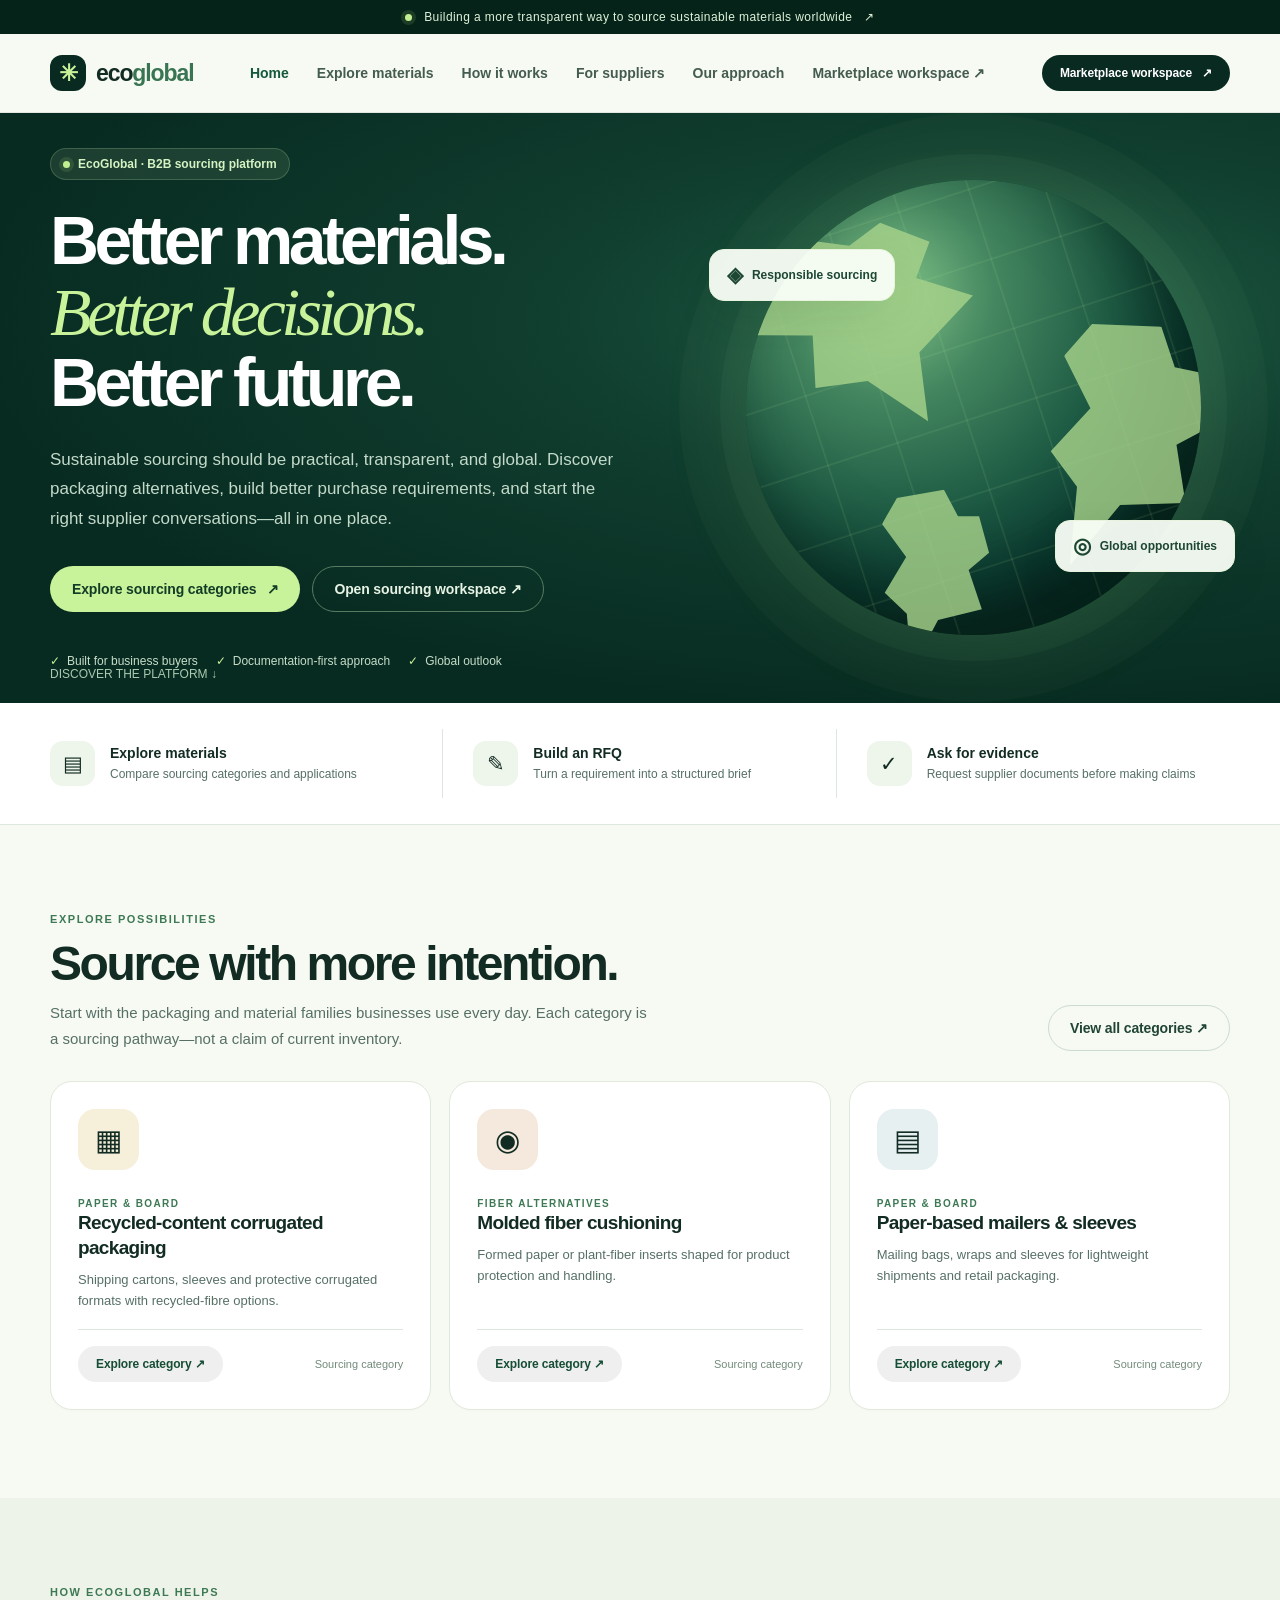
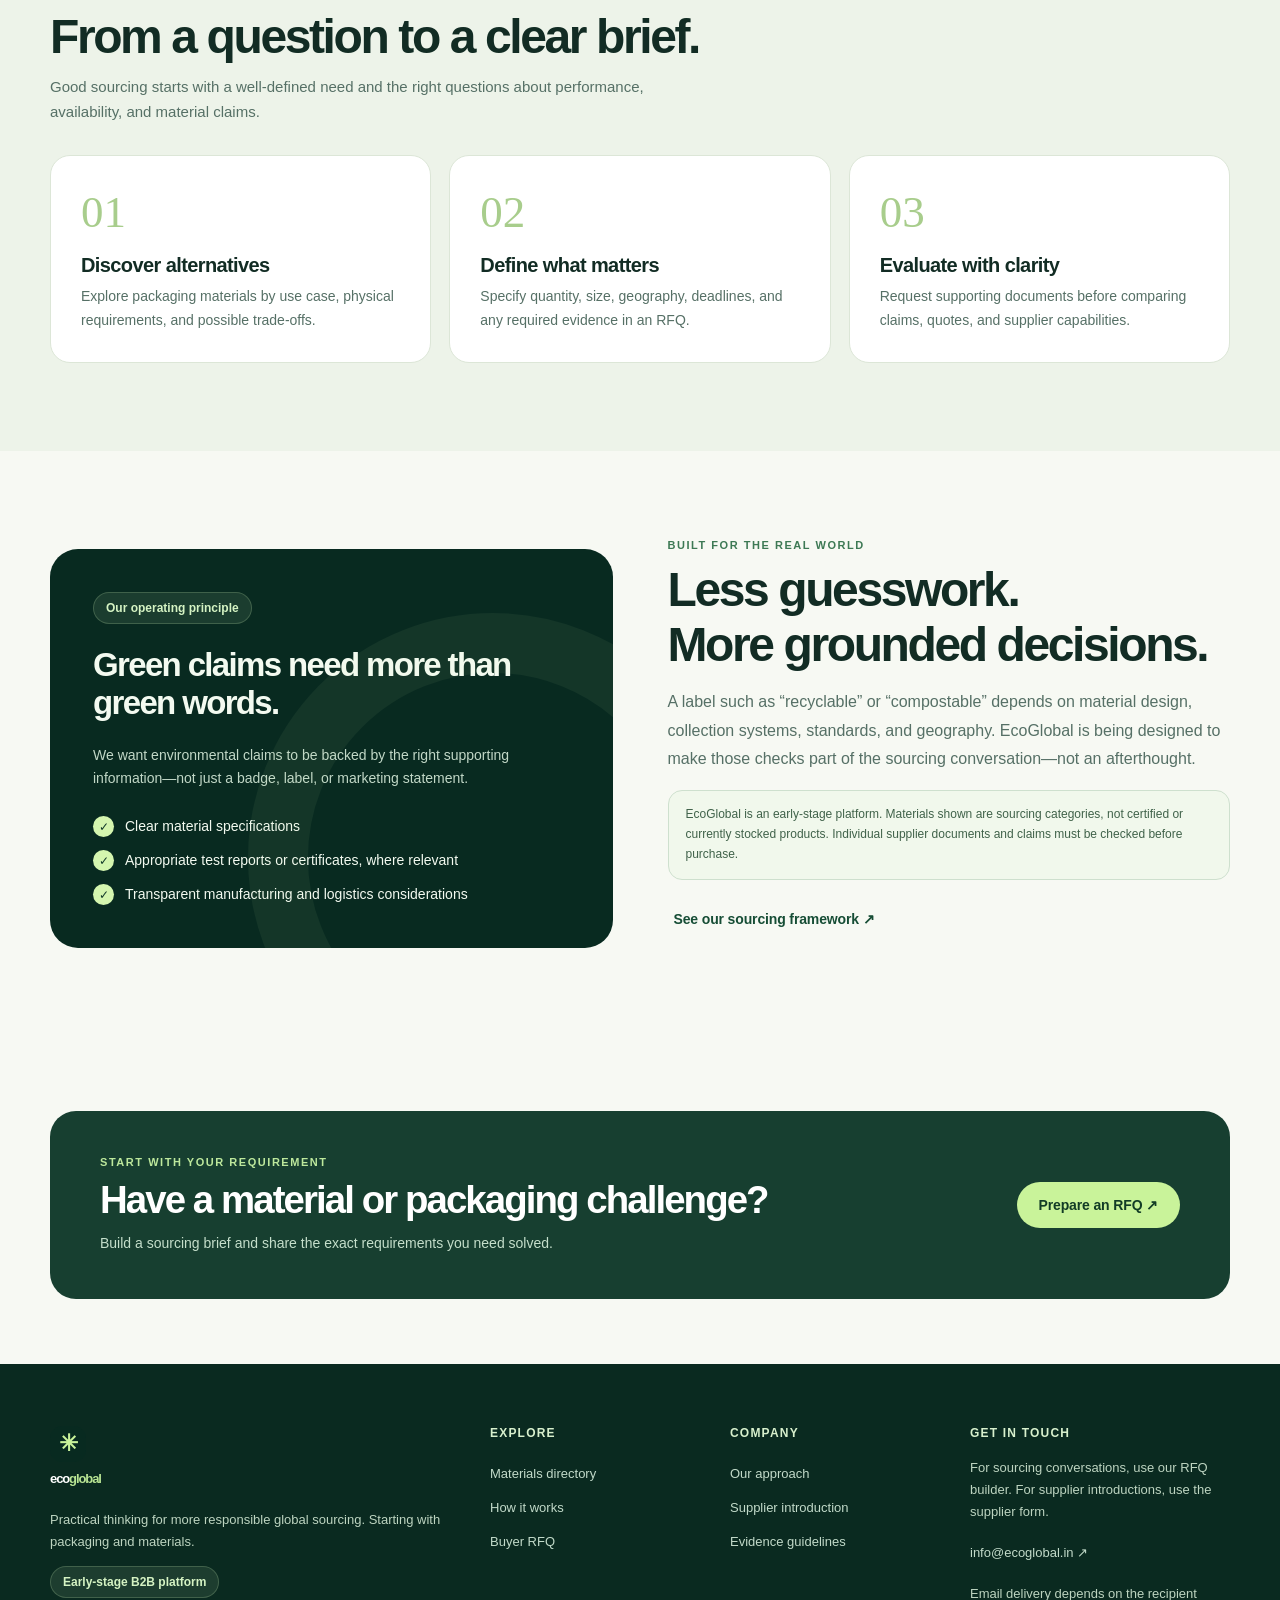
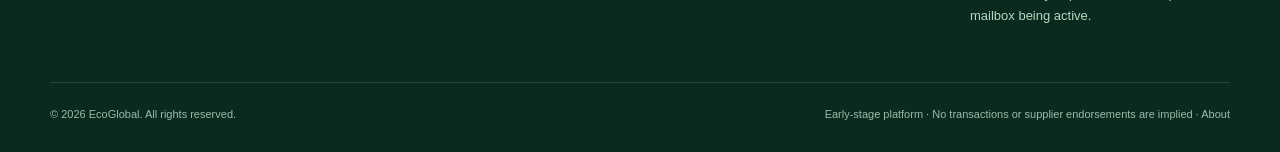
<file: index.html>
<!doctype html>
<html lang="en">
<head>
<meta charset="utf-8">
<meta name="viewport" content="width=device-width,initial-scale=1">
<meta name="theme-color" content="#082a20">
<meta name="description" content="EcoGlobal helps businesses discover sustainable packaging and materials, prepare sourcing requests, and evaluate supplier documentation. A global B2B sourcing platform in development.">
<meta property="og:type" content="website">
<meta property="og:title" content="EcoGlobal | Smarter sustainable sourcing">
<meta property="og:description" content="Discover materials, build precise RFQs, and bring more clarity to sustainable supply chains.">
<meta property="og:url" content="https://ecoglobal.in/">
<link rel="canonical" href="https://ecoglobal.in/">
<link rel="icon" type="image/svg+xml" href="favicon.svg">
<link rel="stylesheet" href="assets/styles.css">
<title>EcoGlobal | Smarter sustainable sourcing</title>
</head>
<body>
<div class="topbar"><div class="container"><span class="statusdot" aria-hidden="true"></span> Building a more transparent way to source sustainable materials worldwide <span aria-hidden="true">↗</span></div></div>
<header class="site-header">
 <div class="container header-inner">
   <a href="#home" class="brand" aria-label="EcoGlobal home"><span class="brand-mark" aria-hidden="true">✳</span><span>eco<b>global</b></span></a>
   <nav class="navlinks" id="main-nav" aria-label="Main navigation">
     <a href="#home" data-nav="home">Home</a><a href="#discover" data-nav="discover">Explore materials</a><a href="#how" data-nav="how">How it works</a><a href="#suppliers" data-nav="suppliers">For suppliers</a><a href="#about" data-nav="about">Our approach</a><a href="/portal.html">Marketplace workspace ↗</a>
   </nav>
   <div class="header-actions"><a class="btn btn-dark btn-small" href="/portal.html">Marketplace workspace <span aria-hidden="true">↗</span></a></div>
   <button type="button" class="menu-btn" id="menu-toggle" aria-expanded="false" aria-controls="main-nav" aria-label="Toggle menu">☰</button>
 </div>
</header>
<main id="main">
<section id="home" class="page active" aria-label="Homepage">
 <div class="hero">
  <div class="container">
   <div>
    <span class="pill dark"><span class="statusdot"></span> EcoGlobal · B2B sourcing platform</span>
    <h1>Better materials.<br><em>Better decisions.</em><br>Better future.</h1>
    <p class="hero-lede">Sustainable sourcing should be practical, transparent, and global. Discover packaging alternatives, build better purchase requirements, and start the right supplier conversations—all in one place.</p>
    <div class="hero-actions"><a href="#discover" class="btn btn-lime">Explore sourcing categories <span aria-hidden="true">↗</span></a><a href="/portal.html" class="btn btn-ghost" style="color:#e7f4e5;border-color:#587c62">Open sourcing workspace ↗</a></div>
    <div class="trustline"><span>Built for business buyers</span><span>Documentation-first approach</span><span>Global outlook</span></div>
   </div>
   <div class="orb-wrap" aria-hidden="true"><div class="orb"><div class="land a"></div><div class="land b"></div><div class="land c"></div></div><div class="orbit-tag a"><span>◈</span> Responsible sourcing</div><div class="orbit-tag b"><span>◎</span> Global opportunities</div></div>
   <div class="scroll-note">DISCOVER THE PLATFORM ↓</div>
  </div>
 </div>
 <div class="metrics"><div class="container metrics-inner">
  <div class="metric"><div class="mi" aria-hidden="true">▤</div><div><strong>Explore materials</strong><small>Compare sourcing categories and applications</small></div></div>
  <div class="metric"><div class="mi" aria-hidden="true">✎</div><div><strong>Build an RFQ</strong><small>Turn a requirement into a structured brief</small></div></div>
  <div class="metric"><div class="mi" aria-hidden="true">✓</div><div><strong>Ask for evidence</strong><small>Request supplier documents before making claims</small></div></div>
 </div></div>
 <div class="section container">
  <div class="section-head"><div><div class="eyebrow">Explore possibilities</div><h2>Source with more intention.</h2><p>Start with the packaging and material families businesses use every day. Each category is a sourcing pathway—not a claim of current inventory.</p></div><a class="btn btn-ghost" href="#discover">View all categories ↗</a></div>
  <div id="home-categories" class="grid-3"></div>
 </div>
 <div class="section soft">
  <div class="container">
   <div class="section-head"><div><div class="eyebrow">How EcoGlobal helps</div><h2>From a question to a clear brief.</h2><p>Good sourcing starts with a well-defined need and the right questions about performance, availability, and material claims.</p></div></div>
   <div class="grid-3">
     <div class="process-card"><div class="num">01</div><h3>Discover alternatives</h3><p>Explore packaging materials by use case, physical requirements, and possible trade-offs.</p></div>
     <div class="process-card"><div class="num">02</div><h3>Define what matters</h3><p>Specify quantity, size, geography, deadlines, and any required evidence in an RFQ.</p></div>
     <div class="process-card"><div class="num">03</div><h3>Evaluate with clarity</h3><p>Request supporting documents before comparing claims, quotes, and supplier capabilities.</p></div>
   </div>
  </div>
 </div>
 <div class="section container">
  <div class="split">
   <div class="promise"><span class="pill dark">Our operating principle</span><h3>Green claims need more than green words.</h3><p>We want environmental claims to be backed by the right supporting information—not just a badge, label, or marketing statement.</p><div class="checklist"><div class="checkitem"><span>✓</span> Clear material specifications</div><div class="checkitem"><span>✓</span> Appropriate test reports or certificates, where relevant</div><div class="checkitem"><span>✓</span> Transparent manufacturing and logistics considerations</div></div></div>
   <div><div class="eyebrow">Built for the real world</div><h2 class="block-title">Less guesswork.<br>More grounded decisions.</h2><p class="muted" style="line-height:1.8">A label such as “recyclable” or “compostable” depends on material design, collection systems, standards, and geography. EcoGlobal is being designed to make those checks part of the sourcing conversation—not an afterthought.</p><div class="notice">EcoGlobal is an early-stage platform. Materials shown are sourcing categories, not certified or currently stocked products. Individual supplier documents and claims must be checked before purchase.</div><p><a href="#how" class="btn btn-text">See our sourcing framework ↗</a></p></div>
  </div>
 </div>
 <div class="section tight container"><div class="callout"><div><div class="eyebrow" style="color:#bde89c">Start with your requirement</div><h2>Have a material or packaging challenge?</h2><p>Build a sourcing brief and share the exact requirements you need solved.</p></div><a href="#rfq" class="btn btn-lime">Prepare an RFQ ↗</a></div></div>
</section>

<section id="discover" class="page" aria-label="Explore materials">
 <div class="page-hero"><div class="container"><div class="eyebrow">EcoGlobal materials directory</div><h1>Explore what you could source.</h1><p>Browse potential alternatives by application. These are research-led material categories, not live stock listings or verified supplier offers.</p></div></div>
 <div class="section container">
   <div class="directory-tools"><label class="searchbox"><span aria-hidden="true">⌕</span><input id="catalog-search" type="search" placeholder="Search material, application or keyword…" aria-label="Search sourcing categories"></label><div class="filters" id="catalog-filters" aria-label="Material filters"></div></div>
   <div class="results-note" id="results-note" role="status"></div>
   <div id="directory-grid" class="grid-3"></div>
   <div id="directory-empty" class="empty-state hide"><h3>No exact category match.</h3><p>Try a broader keyword or send us a custom sourcing brief.</p><a href="#rfq" class="btn btn-dark">Create a custom RFQ</a></div>
   <section id="material-detail" class="detail-sheet" aria-live="polite" aria-label="Category details"></section>
   <div style="margin-top:27px" class="notice">Not seeing what you need? Use the RFQ builder to describe another category. No prices, supplier certifications, or supply availability are implied by this directory.</div>
 </div>
</section>

<section id="how" class="page" aria-label="How EcoGlobal works">
 <div class="page-hero"><div class="container"><div class="eyebrow">Our model</div><h1>Sourcing should start with clarity.</h1><p>A simple buyer workflow, with evidence requests designed into the process from day one.</p></div></div>
 <div class="section container"><div class="split" style="align-items:start">
  <div>
   <div class="guide-row"><div class="num">01</div><div><h3>Define a real need</h3><p>Tell us the use case, dimensions, desired material, expected quantities, shipping destination, and sourcing timeline.</p></div></div>
   <div class="guide-row"><div class="num">02</div><div><h3>Choose the evidence you need</h3><p>Specify relevant documents such as chain-of-custody, recycled-content evidence, composition reports, or compostability tests, where applicable.</p></div></div>
   <div class="guide-row"><div class="num">03</div><div><h3>Prepare a supplier-ready RFQ</h3><p>Generate a structured message you can download, copy, or send through your email app. Buyer submissions are not stored on this website.</p></div></div>
   <div class="guide-row"><div class="num">04</div><div><h3>Compare actual supplier evidence</h3><p>When quotes and product documentation are available, evaluate quality, cost, lead time, claims, and logistics side by side.</p></div></div>
  </div>
  <div class="side-panel"><h3>Documentation checklist</h3><p>What evidence is appropriate depends on the material and market. A starting checklist may include:</p><ul><li>Material composition and specification sheets</li><li>Available test reports and supporting certificates</li><li>Traceability or chain-of-custody where relevant</li><li>Minimum order quantities and lead times</li><li>Packaging performance and local disposal conditions</li></ul><div class="notice">A certificate is not automatically proof that every finished product or marketing claim meets a standard. Check scope, issuer, validity, and applicability.</div><p><a href="#rfq" class="btn btn-dark" style="margin-top:14px">Build your RFQ ↗</a></p></div>
 </div></div>
 <div class="section soft"><div class="container"><div class="section-head"><div><div class="eyebrow">Frequently asked</div><h2>Before you begin.</h2></div></div><div class="faq">
 <details><summary>Can I purchase materials on EcoGlobal today?</summary><p>Not through an online checkout yet. This first release provides category discovery and a structured sourcing enquiry workflow. Supplier listings, quotation management, and transactions will be introduced as the network develops.</p></details>
 <details><summary>Are the materials or suppliers verified?</summary><p>No individual suppliers are listed or certified by EcoGlobal in this release. We outline evidence to request and evaluate; supplier verification requires checking documentation and individual offers.</p></details>
 <details><summary>Is EcoGlobal only for buyers in India?</summary><p>No. The platform is designed with international B2B sourcing in mind. Actual supply routes and regulatory requirements vary by country.</p></details>
 <details><summary>How do RFQ submissions work?</summary><p>The form prepares an email in your default mail app or lets you download/copy your request. It does not silently submit your details to a backend or guarantee that an email has been delivered.</p></details>
 </div></div></div>
</section>

<section id="suppliers" class="page" aria-label="Supplier onboarding">
 <div class="page-hero"><div class="container"><div class="eyebrow">For manufacturers and suppliers</div><h1>Help build better supply chains.</h1><p>If your business makes or distributes packaging or materials with supported environmental attributes, introduce your capabilities to EcoGlobal.</p></div></div>
 <div class="section container"><div class="form-layout">
  <form class="form-card" id="supplier-form">
   <h2>Introduce your company</h2><p>Prepare a supplier introduction that you can send from your email application. Listings and verification are not automatic.</p>
   <div class="fields">
    <div class="field"><label for="s-company">Company name *</label><input id="s-company" name="company" required maxlength="120" autocomplete="organization" placeholder="Your company"></div>
    <div class="field"><label for="s-contact">Contact person *</label><input id="s-contact" name="contact" required maxlength="90" autocomplete="name" placeholder="Your name"></div>
    <div class="field"><label for="s-email">Business email *</label><input id="s-email" name="email" type="email" required maxlength="150" autocomplete="email" placeholder="name@company.com"></div>
    <div class="field"><label for="s-country">Operating country *</label><input id="s-country" name="country" required maxlength="90" autocomplete="country-name" placeholder="Country"></div>
    <div class="field full"><label for="s-materials">Products / material capabilities *</label><textarea id="s-materials" name="materials" required maxlength="1000" placeholder="Materials, manufacturing processes, standard sizes, capacity…"></textarea></div>
    <div class="field"><label for="s-volume">Typical minimum order quantity</label><input id="s-volume" name="moq" maxlength="120" placeholder="e.g. 10,000 pieces"></div>
    <div class="field"><label for="s-web">Company website</label><input id="s-web" name="website" type="url" maxlength="200" placeholder="https://"></div>
    <div class="field full"><label for="s-evidence">Available supporting documents</label><textarea id="s-evidence" name="documents" maxlength="700" placeholder="Mention available test reports, standards, traceability documents, and relevant scope. Do not paste confidential files."></textarea></div>
   </div>
   <div class="form-actions"><button type="submit" class="btn btn-dark">Prepare introduction email ↗</button><button type="button" id="supplier-copy" class="btn btn-ghost">Copy details</button><button type="button" id="supplier-download" class="btn btn-ghost">Download</button></div>
   <p class="fine muted" style="margin:20px 0 0">Your details stay in this browser until you choose to copy, download or send them via your mail application. Email delivery requires a functioning mail app and recipient mailbox.</p>
  </form>
  <aside class="side-panel"><h3>What we want to understand</h3><div class="checkitem"><span>✓</span> What you actually manufacture or supply</div><div class="checkitem"><span>✓</span> Where you operate and can ship</div><div class="checkitem"><span>✓</span> What documents support your claims</div><div class="checkitem"><span>✓</span> What volumes and timelines you support</div><div class="divider-line"></div><p><strong>Early-stage supplier network.</strong> Submitting an introduction does not create a listing, guarantee qualification, or imply EcoGlobal endorsement.</p></aside>
 </div></div>
</section>

<section id="rfq" class="page" aria-label="Sourcing enquiry">
 <div class="page-hero"><div class="container"><div class="eyebrow">Buyer workspace · Request for quotation</div><h1>Tell us what you need to source.</h1><p>Build a focused sourcing request in minutes. You'll receive a reusable RFQ text that can be copied, downloaded, or opened in your email app.</p></div></div>
 <div class="section container"><div class="form-layout">
  <form class="form-card" id="rfq-form">
   <h2>New sourcing brief</h2><p>Include enough detail for a supplier to understand the need. This tool does not provide an instant price or confirm a supplier.</p>
   <div class="fields">
    <div class="field full"><label for="r-category">Material category *</label><select id="r-category" name="category" required><option value="">Choose a category</option></select></div>
    <div class="field"><label for="r-quantity">Estimated quantity *</label><input id="r-quantity" name="quantity" required maxlength="80" placeholder="e.g. 20,000"></div>
    <div class="field"><label for="r-unit">Unit *</label><select id="r-unit" name="unit" required><option value="pieces">Pieces</option><option value="kg">Kilograms</option><option value="tons">Metric tons</option><option value="rolls">Rolls</option><option value="other">Other (describe in notes)</option></select></div>
    <div class="field"><label for="r-country">Delivery destination *</label><input id="r-country" name="destination" required maxlength="120" placeholder="City, country"></div>
    <div class="field"><label for="r-time">Required timeframe</label><select id="r-time" name="timeline"><option value="Flexible / discuss">Flexible / discuss</option><option value="Within 30 days">Within 30 days</option><option value="1–3 months">1–3 months</option><option value="3–6 months">3–6 months</option><option value="Ongoing supply">Ongoing supply</option></select></div>
    <div class="field full"><label for="r-details">Application and specifications *</label><textarea id="r-details" name="specifications" required maxlength="1600" placeholder="Application, dimensions, thickness, load requirements, material preferences, performance standards, customization, etc."></textarea></div>
    <div class="field full"><label for="r-evidence">Evidence / certifications to request</label><textarea id="r-evidence" name="evidence" maxlength="800" placeholder="List required material information or reports, e.g. recycled content evidence, relevant compostability testing or chain-of-custody scope."></textarea></div>
    <div class="field"><label for="r-company">Company name *</label><input id="r-company" name="company" autocomplete="organization" required maxlength="120" placeholder="Business name"></div>
    <div class="field"><label for="r-contact">Contact name *</label><input id="r-contact" name="contact" autocomplete="name" required maxlength="90" placeholder="Contact person"></div>
    <div class="field full"><label for="r-email">Contact email *</label><input id="r-email" name="email" autocomplete="email" type="email" required maxlength="150" placeholder="name@company.com"></div>
   </div>
   <div class="form-actions"><button class="btn btn-dark" type="submit">Prepare RFQ email ↗</button><button class="btn btn-ghost" type="button" id="rfq-copy">Copy RFQ</button><button class="btn btn-ghost" type="button" id="rfq-download">Download RFQ</button></div>
   <p class="fine muted" style="margin:20px 0 0">No enquiry is submitted to EcoGlobal automatically. Clicking “Prepare RFQ email” opens your email application for review and manual sending. Please confirm the email recipient before sending.</p>
  </form>
  <aside class="side-panel"><h3>A useful RFQ includes</h3><div class="checkitem"><span>✓</span> Material or intended application</div><div class="checkitem"><span>✓</span> Dimensions, quality, and quantity</div><div class="checkitem"><span>✓</span> Destination and delivery expectations</div><div class="checkitem"><span>✓</span> What proof is required for environmental claims</div><div class="divider-line"></div><p>Unsure about a specification? Describe the use case and ask suppliers for the relevant test data before selecting a material.</p><div class="notice">Your form data is not stored by the site and does not leave the browser unless you choose an external action.</div></aside>
 </div></div>
</section>

<section id="about" class="page" aria-label="About EcoGlobal">
 <div class="page-hero"><div class="container"><div class="eyebrow">The idea behind EcoGlobal</div><h1>Better commerce begins<br>with better questions.</h1><p>EcoGlobal is an emerging B2B initiative exploring how global sustainable sourcing can become more accessible, evidence-driven and efficient.</p></div></div>
 <div class="section container"><div class="split">
  <div><div class="eyebrow">Why this exists</div><h2 class="block-title">Sustainability and practicality belong together.</h2><p class="muted" style="line-height:1.85">Businesses making material decisions need more than eco buzzwords. They need suitable products, pricing clarity, quality, technical documents, realistic logistics, and reliable supply relationships. We are creating a platform concept that brings those elements into one structured journey.</p><p class="muted" style="line-height:1.85">Our initial focus is packaging and adjacent material categories. Over time, the platform may expand into additional product families and technology-enabled sourcing workflows as real supply and customer demand are established.</p><a class="btn btn-dark" href="#discover">Explore materials ↗</a></div>
  <div class="promise"><span class="pill dark">Our direction</span><h3>Global market access.<br>Grounded material decisions.</h3><p>We aim to connect buyers and suppliers through clearer requirements, useful evidence, and a more intentional procurement experience.</p><div class="checklist"><div class="checkitem"><span>✓</span> Start with focused, relevant categories</div><div class="checkitem"><span>✓</span> Prefer documented claims to broad promises</div><div class="checkitem"><span>✓</span> Build trust before accelerating transactions</div></div></div>
 </div></div>
 <div class="section soft"><div class="container"><div class="section-head"><div><div class="eyebrow">Current stage</div><h2>Building openly, without invented scale.</h2><p>This is an early-stage business platform. We haven't published transaction volumes, supplier counts, unverified environmental impact numbers, or endorsements.</p></div></div><div class="grid-3"><div class="process-card"><div class="num">01</div><h3>Current release</h3><p>Category discovery, evidence guidance, a buyer RFQ generator, and supplier introduction tools.</p></div><div class="process-card"><div class="num">02</div><h3>Next foundation</h3><p>Real supplier onboarding, document review, private enquiry storage, and operational follow-up.</p></div><div class="process-card"><div class="num">03</div><h3>Future marketplace</h3><p>Supplier matching, quotes, comparisons, purchase workflows, and account dashboards once infrastructure is ready.</p></div></div></div></div>
 <div class="section tight container"><div class="callout"><div><div class="eyebrow" style="color:#bde89c">Let's build the supply network</div><h2>Are you a supplier or a buyer?</h2><p>Choose your path and prepare a structured introduction.</p></div><div class="hero-actions" style="margin:0"><a href="#rfq" class="btn btn-lime">I'm sourcing ↗</a><a href="#suppliers" class="btn btn-ghost" style="color:white;border-color:#6b947b">I'm supplying ↗</a></div></div></div>
</section>
</main>

<footer class="site-footer"><div class="container">
 <div class="footer-grid">
  <div><a href="#home" class="brand"><span class="brand-mark">✳</span><span>eco<b style="color:#b8e493">global</b></span></a><p>Practical thinking for more responsible global sourcing. Starting with packaging and materials.</p><span class="pill dark">Early-stage B2B platform</span></div>
  <div><h4>Explore</h4><a href="#discover">Materials directory</a><a href="#how">How it works</a><a href="#rfq">Buyer RFQ</a></div>
  <div><h4>Company</h4><a href="#about">Our approach</a><a href="#suppliers">Supplier introduction</a><a href="#how">Evidence guidelines</a></div>
  <div><h4>Get in touch</h4><p>For sourcing conversations, use our RFQ builder. For supplier introductions, use the supplier form.</p><a href="mailto:info@ecoglobal.in">info@ecoglobal.in ↗</a><p class="tiny">Email delivery depends on the recipient mailbox being active.</p></div>
 </div>
 <div class="footer-base"><span>© <span id="year">2026</span> EcoGlobal. All rights reserved.</span><span>Early-stage platform · No transactions or supplier endorsements are implied · <a style="display:inline;color:inherit" href="#about">About</a></span></div>
</div></footer>
<div class="toast" id="toast" role="status" aria-live="polite"></div>
<script src="assets/app.js" defer></script>
</body>
</html>
</file>
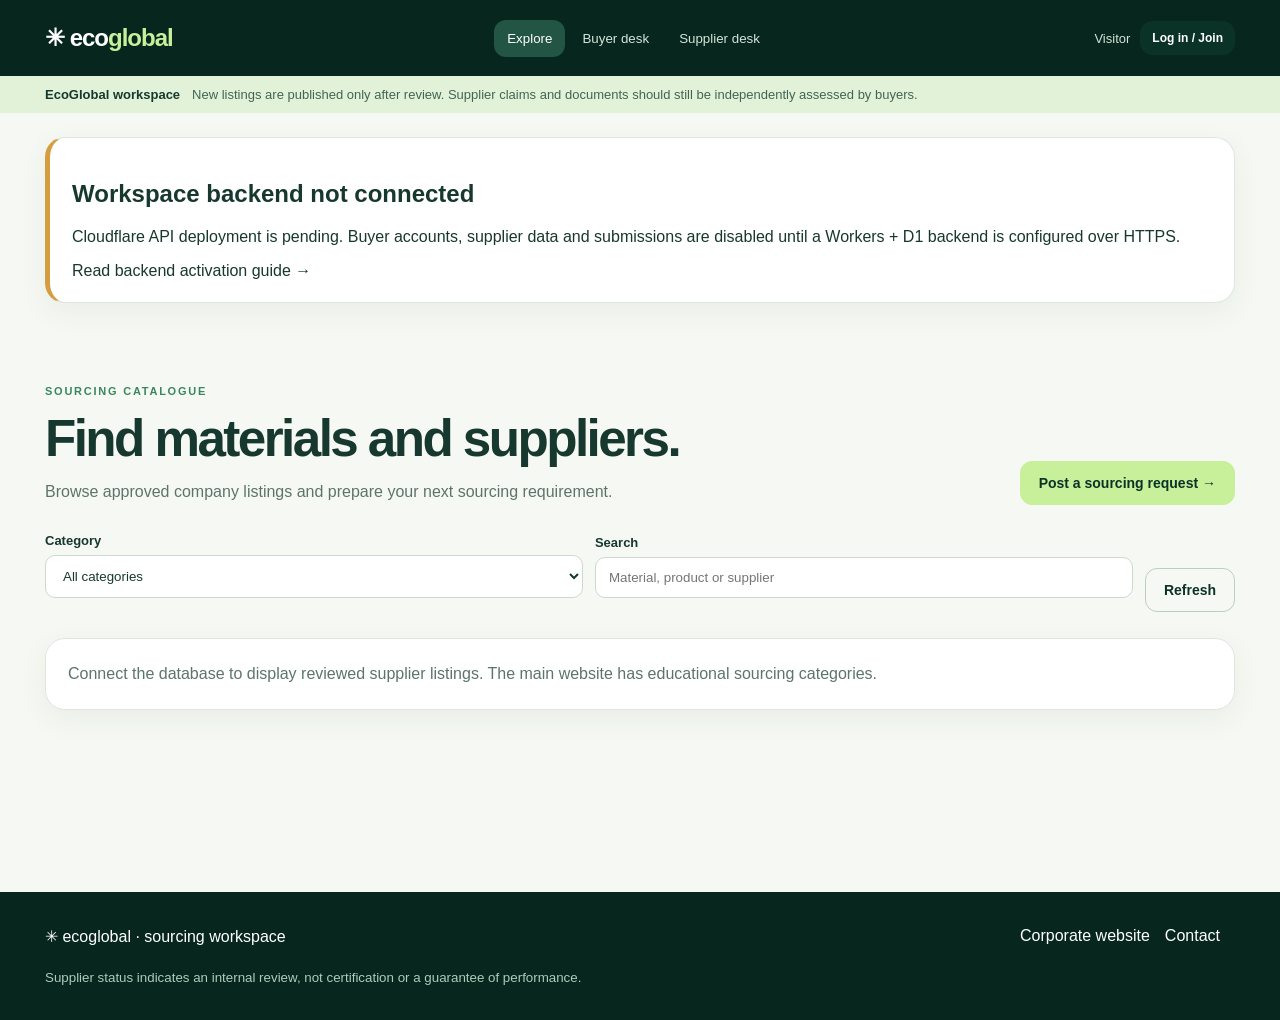
<file: portal.html>
<!doctype html>
<html lang="en">
<head><meta charset="utf-8"><meta name="viewport" content="width=device-width,initial-scale=1">
<meta name="description" content="EcoGlobal buyer and supplier portal: discover reviewed sustainable material listings, submit sourcing requests and compare quotations.">
<title>EcoGlobal | Sourcing workspace</title>
<link rel="icon" href="/favicon.svg" type="image/svg+xml"><link rel="stylesheet" href="/assets/portal.css"></head>
<body>
<header class="mast"><div class="wrap mast-inner"><a href="/" class="logo" aria-label="EcoGlobal home">✳ eco<span>global</span></a>
<nav aria-label="Workspace"><button class="nav active" data-tab="explore">Explore</button><button class="nav" data-tab="buyer">Buyer desk</button><button class="nav" data-tab="supplier">Supplier desk</button><button class="nav" data-tab="admin" hidden>Admin</button></nav>
<div class="account"><span id="who">Visitor</span><button class="btn small" id="auth-open">Log in / Join</button><button class="btn small outline" id="logout" hidden>Sign out</button></div></div></header>
<div class="banner"><div class="wrap"><strong>EcoGlobal workspace</strong> <span>New listings are published only after review. Supplier claims and documents should still be independently assessed by buyers.</span></div></div>
<main class="wrap">
<div id="notice" role="status" aria-live="polite" class="notice" hidden></div>
<div id="setup" class="setup" hidden><h2>Workspace backend not connected</h2><p>The Cloudflare marketplace API is not yet active. Buyer sign-in, supplier evidence, RFQs and quotations are unavailable until the independent Cloudflare Workers, D1 and R2 backend is deployed. No customer data is collected while disconnected.</p><a href="https://github.com/ronitsaigr/ecoglobal/blob/main/docs/CLOUDFLARE_SETUP.md">Read backend activation guide →</a></div>

<section class="view active" id="view-explore">
<div class="heading"><div><span class="eyebrow">SOURCING CATALOGUE</span><h1>Find materials and suppliers.</h1><p>Browse approved company listings and prepare your next sourcing requirement.</p></div><button class="btn primary" data-tab="buyer">Post a sourcing request →</button></div>
<div class="filters"><label>Category<select id="category-filter"><option value="">All categories</option></select></label><label>Search<input id="product-search" type="search" placeholder="Material, product or supplier"></label><button class="btn outline" id="refresh-products">Refresh</button></div>
<div id="products-grid" class="cards"><div class="empty">Connect the database to display reviewed supplier listings. The main website has educational sourcing categories.</div></div>
</section>

<section class="view" id="view-buyer">
<div class="heading"><div><span class="eyebrow">BUYER WORKSPACE</span><h1>Sourcing requests & quotations.</h1><p>Submit a real RFQ, view suppliers matched by category and compare responses.</p></div></div>
<div id="buyer-gate" class="empty">Log in with a buyer account to manage sourcing requests.</div>
<div id="buyer-app" hidden>
<div class="cols"><form class="panel" id="rfq-form"><h2>Create a sourcing request</h2>
<label>Request title<input name="title" required minlength="5" maxlength="180" placeholder="e.g. 10,000 custom paper mailers"></label>
<label>Material category<select name="category" required class="category-options"></select></label>
<div class="pair"><label>Quantity<input name="quantity" type="number" min="0.01" step="0.01" required></label><label>Unit<input name="unit" value="units" required maxlength="40"></label></div>
<div class="pair"><label>Delivery country<input name="destination_country" required maxlength="100" placeholder="India"></label><label>Needed by<input name="needed_by" type="date"></label></div>
<label>Technical specifications<textarea name="details" required minlength="10" maxlength="5000" rows="5" placeholder="Dimensions, usage, certifications to verify, material, volumes, commercial terms..."></textarea></label>
<p class="hint">Only matched, approved suppliers and admins can access this RFQ. Avoid entering confidential business secrets.</p>
<button class="btn primary" type="submit">Submit RFQ</button></form>
<div class="panel"><div class="panel-head"><h2>Your requests</h2><button class="btn small outline" id="refresh-rfqs">Refresh</button></div><div id="buyer-rfqs" class="stack"><div class="empty">No requests yet.</div></div></div></div></div>
</section>

<section class="view" id="view-supplier">
<div class="heading"><div><span class="eyebrow">SUPPLIER WORKSPACE</span><h1>Become a sourcing partner.</h1><p>Apply for review, register product capabilities and respond to matched buyer enquiries.</p></div></div>
<div id="supplier-gate" class="empty">Log in with a supplier account to join the network.</div>
<div id="supplier-app" hidden><div class="cols">
<div><form id="supplier-form" class="panel"><h2>Company profile</h2><div id="supplier-state" class="hint">Submit your profile for review.</div>
<label>Company name<input name="name" minlength="2" maxlength="160" required></label><label>Country<input name="country" required maxlength="100"></label>
<label>Company website<input name="website" type="url" placeholder="https://example.com"></label>
<label>Manufacturing capabilities<textarea name="description" rows="4" maxlength="2000" placeholder="What you manufacture, certifications available for review, capacity..."></textarea></label>
<div class="pair"><label>Contact name<input name="contact_name" maxlength="120"></label><label>Contact email<input name="contact_email" type="email" maxlength="180"></label></div>
<label>Contact phone<input name="contact_phone" maxlength="60"></label>
<button type="submit" class="btn primary">Save company & request review</button></form>
<form id="product-form" class="panel" hidden><h2>Add a material listing</h2><label>Product name<input name="name" minlength="2" maxlength="160" required></label>
<label>Category<select name="category" class="category-options" required></select></label>
<label>Capabilities and material details<textarea name="description" rows="4" maxlength="2000"></textarea></label>
<div class="pair"><label>Minimum order<input name="min_order_quantity" type="number" step="0.01" min="0.01"></label><label>Unit<input name="unit" value="units" maxlength="40"></label></div>
<button class="btn primary">Send listing for review</button></form>
<form class="panel" id="document-form" hidden><h2>Upload supporting evidence</h2><p class="hint">Private evidence is accessible only to your account and EcoGlobal admins. Upload PDF, PNG or JPG, up to 5 MB. Do not upload sensitive identity documents.</p>
<label>Document type<input name="document_type" maxlength="100" placeholder="Test report / chain of custody / product spec"></label>
<label>File<input name="evidence" type="file" accept=".pdf,.png,.jpg,.jpeg" required></label><button class="btn primary">Upload evidence privately</button></form>
</div><div><div class="panel"><div class="panel-head"><h2>Listings</h2><button class="btn small outline" id="refresh-supplier">Refresh</button></div><div class="stack" id="my-products">No listings yet.</div></div>
<div class="panel"><h2>Private documents</h2><div class="stack" id="my-documents">No documents yet.</div></div>
<div class="panel"><h2>Matched buyer RFQs</h2><div class="stack" id="supplier-matches">No eligible requests yet.</div></div></div>
</div></div></section>

<section class="view" id="view-admin"><div class="heading"><div><span class="eyebrow">ACCESS RESTRICTED</span><h1>Marketplace review desk.</h1><p>Approve supplier organizations and products only after evidence checks. Review supplier applications, match RFQs and audit activity.</p></div></div>
<div class="cards two"><div class="panel"><h2>Supplier applications</h2><div class="stack" id="review-suppliers">Loading...</div></div><div class="panel"><h2>Product approvals</h2><div class="stack" id="review-products">Loading...</div></div></div>
<div class="panel"><h2>Submitted private supplier evidence</h2><p class="hint">Review the source, scope and validity of evidence before approving claims. Document files are private.</p><div class="stack" id="review-documents">Loading...</div></div>
<div class="panel"><h2>Assign a sourcing request manually</h2><form id="invite-form" class="inline-form"><label>Open RFQ<select id="invite-rfq" required></select></label><label>Approved supplier<select id="invite-supplier" required></select></label><button class="btn primary">Send invitation</button></form></div></section>

<section id="alert-panel" class="panel alerts" hidden><div class="panel-head"><h2>Notifications</h2><button id="refresh-alerts" class="btn outline small">Refresh</button></div><div id="alerts" class="stack"></div></section>
</main>
<div id="auth-modal" class="modal" hidden><div class="auth-box"><button id="auth-close" class="close" aria-label="Close sign in">✕</button><span class="eyebrow">YOUR ECOGLOBAL ACCOUNT</span><h2>Sign in or create an account</h2>
<form id="auth-form"><label>Email<input type="email" name="email" required autocomplete="email"></label><label>Password<input type="password" name="password" required minlength="12" autocomplete="current-password"></label>
<div id="signup-fields" hidden><label>Your full name<input name="full_name" maxlength="160" placeholder="Full name"></label><label>Account type<select name="account_type"><option value="buyer">I'm a buyer</option><option value="supplier">I'm a supplier</option></select></label></div>
<button type="submit" id="auth-submit" class="btn primary wide">Sign in</button></form><button class="text-btn" id="auth-switch">New here? Create an account</button><p class="hint">Invitation-only pilot. Email ownership is not automatically verified yet. Do not submit confidential documents until launch security checks are complete. No payments are collected.</p></div></div>
<footer class="footer"><div class="wrap"><span>✳ ecoglobal · sourcing workspace</span><div><a href="/">Corporate website</a><a href="mailto:info@ecoglobal.in">Contact</a></div><small>Supplier status indicates an internal review, not certification or a guarantee of performance.</small></div></footer>
<script src="/assets/config.js"></script><script src="/assets/portal-cloudflare.js" defer></script>
</body></html>
</file>
<file: assets/styles.css>
:root{
 --ink:#122c24;--deep:#082a20;--deep2:#0d3b2e;--forest:#14503c;--mint:#c9f39a;--lime:#b7e680;--cream:#f7f9f3;--white:#fff;--sage:#e8f0e7;--muted:#567066;--line:#dce8dc;--radius:22px;--shadow:0 15px 42px rgba(15,46,31,.08)
}
*{box-sizing:border-box}html{scroll-behavior:smooth}body{margin:0;background:var(--cream);color:var(--ink);font-family:Inter,"Segoe UI",Arial,sans-serif;-webkit-font-smoothing:antialiased}button,input,select,textarea{font:inherit}button{cursor:pointer}a{color:inherit;text-decoration:none}img{max-width:100%}::selection{background:#c9f39a;color:#082a20}:focus-visible{outline:3px solid #83bc56;outline-offset:3px}
.container{width:min(1180px,calc(100% - 44px));margin:0 auto}.topbar{background:#062319;color:#def2d9;font-size:12px;letter-spacing:.035em;padding:10px 0}.topbar .container{display:flex;align-items:center;gap:12px;justify-content:center}.statusdot{height:7px;width:7px;border-radius:50%;background:#c4ef91;box-shadow:0 0 0 4px rgba(188,232,127,.12)}.site-header{position:sticky;top:0;z-index:40;background:rgba(247,249,243,.96);backdrop-filter:blur(20px);border-bottom:1px solid rgba(19,54,38,.09)}.header-inner{min-height:78px;display:flex;align-items:center;gap:32px}.brand{display:flex;align-items:center;gap:10px;font-size:23px;font-weight:800;letter-spacing:-1.1px;white-space:nowrap}.brand-mark{width:36px;height:36px;border-radius:12px;background:var(--deep);display:grid;place-items:center;color:var(--mint);font-size:23px;line-height:1}.brand b{color:#397553}.navlinks{display:flex;align-items:center;gap:28px;margin:auto}.navlinks a{font-size:14px;font-weight:600;color:#445c50;transition:.15s}.navlinks a:hover,.navlinks a.active{color:#125a39}.header-actions{display:flex;gap:10px}.btn{display:inline-flex;align-items:center;justify-content:center;gap:10px;text-align:center;border-radius:999px;border:1px solid transparent;padding:14px 21px;font-weight:750;font-size:14px;letter-spacing:-.01em;transition:transform .2s,background .2s,box-shadow .2s;white-space:nowrap}.btn:hover{transform:translateY(-2px)}.btn-dark{background:var(--deep);color:white}.btn-dark:hover{background:#176045;box-shadow:0 9px 22px rgba(8,42,32,.16)}.btn-lime{background:var(--mint);color:#123c26}.btn-lime:hover{background:#dafbab}.btn-ghost{border-color:#cbdccf;background:transparent;color:#204536}.btn-ghost:hover{background:#e7efe6}.btn-text{border-color:transparent;color:#164d35;padding:14px 5px}.btn-small{padding:10px 17px;font-size:12px}.menu-btn{display:none;background:transparent;border:0;font-size:24px;margin-left:auto;color:var(--ink)}.pill{display:inline-flex;align-items:center;gap:8px;font-size:12px;font-weight:750;padding:8px 12px;border:1px solid rgba(66,121,84,.18);border-radius:999px;color:#37644a;background:#edf5e9}.pill.dark{background:rgba(219,254,197,.09);color:#d5f3c3;border-color:rgba(210,244,185,.2)}.eyebrow{text-transform:uppercase;letter-spacing:.14em;font-size:11px;font-weight:850;color:#3d7954}.section-head{display:flex;align-items:end;justify-content:space-between;gap:25px;margin-bottom:30px}.section-head h2,.block-title{font-size:clamp(29px,3.8vw,48px);line-height:1.13;letter-spacing:-.05em;margin:12px 0 9px}.section-head p{margin:0;color:var(--muted);max-width:600px;font-size:15px;line-height:1.7}.muted{color:var(--muted)}.fine{font-size:12px;line-height:1.6}.tiny{font-size:11px}.section{padding:88px 0}.section.tight{padding:65px 0}.soft{background:#edf3e9}.page{display:none;min-height:57vh}.page.active{display:block;animation:reveal .24s ease}@keyframes reveal{from{opacity:.6;transform:translateY(5px)}to{opacity:1;transform:none}}
.hero{background:radial-gradient(ellipse at 78% 35%,#205e44 0,#103e2f 32%,#082b21 73%);overflow:hidden;color:#fff}.hero .container{min-height:590px;display:grid;grid-template-columns:1.1fr .9fr;align-items:center;gap:42px;position:relative}.hero h1{font-weight:850;font-size:clamp(45px,5.3vw,75px);line-height:1.04;letter-spacing:-.067em;margin:26px 0}.hero h1 em{font-family:Georgia,serif;font-style:italic;font-weight:500;color:var(--mint)}.hero-lede{color:#c3daca;line-height:1.75;font-size:17px;max-width:565px}.hero-actions{display:flex;gap:12px;flex-wrap:wrap;margin-top:32px}.trustline{margin-top:42px;display:flex;gap:18px;flex-wrap:wrap;font-size:12px;color:#c6ddca}.trustline span{display:flex;gap:7px;align-items:center}.trustline span:before{content:"✓";color:var(--mint)}.orb-wrap{position:relative;aspect-ratio:1/1;display:grid;place-items:center;min-width:0}.orb{position:relative;width:min(100%,455px);aspect-ratio:1;border-radius:50%;background:radial-gradient(circle at 32% 25%,#83c588 0,#458760 22%,#1e5b44 48%,#0c3d32 65%,#092e27 74%);box-shadow:inset -28px -38px 70px rgba(0,20,12,.5),0 0 0 26px rgba(184,235,157,.035),0 0 0 67px rgba(184,235,157,.022),0 0 90px rgba(152,220,132,.12);overflow:hidden}.orb:before{content:"";position:absolute;inset:0;border-radius:50%;background:repeating-linear-gradient(90deg,transparent 0 70px,rgba(195,243,163,.11) 71px,transparent 73px),repeating-linear-gradient(0deg,transparent 0 70px,rgba(195,243,163,.11) 71px,transparent 73px);transform:rotate(-18deg)}.orb .land{position:absolute;background:#a6d28a;opacity:.82;filter:drop-shadow(0 0 20px #8bc282);clip-path:polygon(6% 11%,40% 0%,56% 12%,72% 9%,87% 27%,75% 39%,93% 58%,62% 70%,52% 100%,37% 71%,16% 63%,25% 41%,0% 27%)}.orb .land.a{width:52%;height:48%;left:2%;top:8%;transform:rotate(-27deg)}.orb .land.b{width:41%;height:56%;right:-3%;top:31%;transform:rotate(26deg)}.orb .land.c{width:28%;height:40%;left:27%;bottom:-8%;transform:rotate(15deg)}.orbit-tag{position:absolute;background:rgba(250,255,248,.94);box-shadow:var(--shadow);border:1px solid #e7f3dc;border-radius:15px;color:#1d4633;padding:13px 17px;font-size:12px;font-weight:700;display:flex;align-items:center;gap:9px}.orbit-tag span{font-size:21px}.orbit-tag.a{left:-9px;top:19%}.orbit-tag.b{right:-5px;bottom:18%}.scroll-note{position:absolute;bottom:22px;left:0;color:#a9cab1;font-size:12px}
.metrics{border-bottom:1px solid var(--line);background:#fff}.metrics-inner{display:grid;grid-template-columns:repeat(3,1fr);padding:26px 0}.metric{padding:12px 30px;display:flex;align-items:center;gap:15px;border-right:1px solid var(--line)}.metric:first-child{padding-left:0}.metric:last-child{border:0}.metric .mi{width:45px;height:45px;display:grid;place-items:center;border-radius:13px;background:#eef5ea;font-size:21px}.metric strong{display:block;font-size:14px}.metric small{color:var(--muted);font-size:12px;display:block;margin-top:4px;line-height:1.5}
.grid-3{display:grid;grid-template-columns:repeat(3,1fr);gap:18px}.grid-4{display:grid;grid-template-columns:repeat(4,1fr);gap:18px}.category-card{border:1px solid #e0e9db;border-radius:var(--radius);background:#fff;padding:27px;min-height:290px;display:flex;flex-direction:column;transition:.25s;box-shadow:0 2px 2px rgba(20,59,33,.01)}.category-card:hover{transform:translateY(-4px);border-color:#a9cf9c;box-shadow:var(--shadow)}.category-art{width:61px;height:61px;border-radius:17px;display:grid;place-items:center;font-size:29px;background:#e9f3e4;margin-bottom:23px}.category-art.gold{background:#f6efd9}.category-art.blue{background:#e7f0f1}.category-art.clay{background:#f4e9dc}.category-art.lav{background:#eeebf5}.category-art.pink{background:#f7e8e8}.category-card h3{font-size:19px;line-height:1.3;letter-spacing:-.035em;margin:0 0 8px}.category-card p{font-size:13px;line-height:1.65;color:var(--muted);margin:0 0 18px;flex:1}.category-card .card-bottom{font-size:12px;display:flex;align-items:center;justify-content:space-between;border-top:1px solid var(--line);padding-top:16px;color:#1e653f;font-weight:750}.category-card .material{font-size:11px;color:#738b7b;font-weight:500}
.process-card{border:1px solid #dce6d7;border-radius:20px;background:#fff;padding:30px}.process-card .num{font-family:Georgia,serif;font-size:45px;color:#a8cd8c}.process-card h3{font-size:20px;letter-spacing:-.03em;margin:16px 0 8px}.process-card p{font-size:14px;color:var(--muted);line-height:1.7;margin:0}.split{display:grid;grid-template-columns:1fr 1fr;gap:55px;align-items:center}.promise{background:var(--deep);border-radius:28px;padding:43px;color:#f3faf0;overflow:hidden;position:relative}.promise:after{content:"";position:absolute;right:-125px;bottom:-155px;width:370px;height:370px;border-radius:50%;border:60px solid rgba(209,246,182,.055)}.promise h3{font-size:33px;line-height:1.15;letter-spacing:-.05em;margin:22px 0}.promise p{line-height:1.7;font-size:14px;color:#c2d8c7}.checklist{display:grid;gap:13px;margin-top:25px}.checkitem{display:flex;gap:11px;font-size:14px;align-items:start;line-height:1.5}.checkitem span:first-child{background:#d4f6af;color:#123a2a;width:21px;height:21px;border-radius:50%;display:grid;place-items:center;flex-shrink:0;font-size:12px}.notice{padding:14px 17px;border:1px solid #cee0ce;background:#f1f8ec;border-radius:14px;font-size:12px;line-height:1.65;color:#40624a}.callout{background:#173f30;border-radius:26px;color:white;padding:45px 50px;display:flex;align-items:center;justify-content:space-between;gap:30px}.callout h2{font-size:clamp(26px,3vw,40px);margin:10px 0;letter-spacing:-.05em}.callout p{color:#c5dfcb;margin:0;line-height:1.6;font-size:14px}
.page-hero{background:#e8f1e3;border-bottom:1px solid #d7e5d2;padding:68px 0 60px}.page-hero h1{font-size:clamp(38px,5vw,59px);line-height:1.08;letter-spacing:-.06em;margin:16px 0}.page-hero p{color:#526c59;font-size:16px;line-height:1.7;max-width:650px;margin:0}.page-hero .hero-side{max-width:800px}
.directory-tools{display:flex;align-items:center;justify-content:space-between;gap:20px;flex-wrap:wrap;margin-bottom:22px}.searchbox{display:flex;align-items:center;gap:11px;padding:13px 16px;background:#fff;border:1px solid #d2dfd1;border-radius:13px;min-width:min(100%,350px);flex:1;max-width:470px}.searchbox input{border:0;outline:0;min-width:0;width:100%;color:var(--ink);background:transparent}.filters{display:flex;gap:8px;flex-wrap:wrap}.filter-btn{border:1px solid #d0ddce;background:#fff;border-radius:999px;padding:9px 15px;color:#42614d;font-size:12px;font-weight:750}.filter-btn.active{background:#153e2d;color:white;border-color:#153e2d}.results-note{font-size:12px;color:#65806b;margin-bottom:19px}.empty-state{padding:55px 20px;text-align:center;border:1px dashed #c3d6c0;border-radius:20px;color:#52705a}.empty-state h3{color:var(--ink)}.detail-sheet{border-radius:22px;border:1px solid #d8e5d3;background:white;padding:28px;margin-top:24px;display:none}.detail-sheet.open{display:grid;grid-template-columns:1fr 1fr;gap:30px}.detail-sheet h3{font-size:25px;margin:8px 0}.detail-sheet p,.detail-sheet li{font-size:13px;color:#567365;line-height:1.75}.detail-sheet ul{padding-left:18px}.detail-sheet .close-sheet{float:right;border:0;background:#f0f5ed;border-radius:8px;padding:7px 11px}
.form-layout{display:grid;grid-template-columns:minmax(0,1.25fr) minmax(260px,.75fr);gap:28px;align-items:start}.form-card{background:#fff;border:1px solid var(--line);box-shadow:var(--shadow);padding:36px;border-radius:22px}.form-card h2{font-size:27px;letter-spacing:-.04em;margin:0 0 9px}.form-card>p{font-size:13px;line-height:1.7;color:var(--muted);margin:0 0 30px}.fields{display:grid;grid-template-columns:1fr 1fr;gap:19px}.field{display:grid;gap:8px}.field.full{grid-column:1/-1}.field label{font-size:12px;font-weight:750;color:#335142}.field input,.field select,.field textarea{width:100%;background:#fbfdf9;border:1px solid #d6e3d3;border-radius:11px;min-height:46px;padding:11px 13px;color:var(--ink);outline:none}.field textarea{min-height:112px;resize:vertical}.field input:focus,.field select:focus,.field textarea:focus{border-color:#76b56e;box-shadow:0 0 0 3px rgba(161,211,145,.16)}.field .helper{font-size:11px;color:#718775}.form-actions{display:flex;gap:10px;flex-wrap:wrap;align-items:center;margin-top:26px}.side-panel{background:#e9f2e6;padding:26px;border-radius:20px;border:1px solid #d3e3ce}.side-panel h3{font-size:20px;margin:0 0 12px;letter-spacing:-.03em}.side-panel p,.side-panel li{font-size:13px;color:#55705a;line-height:1.7}.side-panel ul{padding-left:20px}.side-panel .checkitem{margin:13px 0}.faq{display:grid;gap:10px}.faq details{background:white;border:1px solid var(--line);padding:18px 21px;border-radius:14px}.faq summary{font-weight:750;font-size:14px;cursor:pointer}.faq p{font-size:13px;color:var(--muted);line-height:1.75}.guide-row{display:grid;grid-template-columns:56px 1fr;gap:22px;border-bottom:1px solid #dbe6da;padding:25px 0}.guide-row .num{width:48px;height:48px;border-radius:13px;background:#e3efd9;display:grid;place-items:center;color:#235d38;font-weight:850}.guide-row h3{margin:0 0 7px;font-size:18px}.guide-row p{color:var(--muted);line-height:1.7;margin:0;font-size:13px}
.site-footer{background:#0a2a20;color:#daebdb;padding:62px 0 28px}.footer-grid{display:grid;grid-template-columns:2fr 1fr 1fr 1.3fr;gap:40px}.footer-grid h4{font-size:12px;text-transform:uppercase;letter-spacing:.1em;color:#d8f0cd;margin:0 0 17px}.footer-grid a{display:block;color:#c2dac9;font-size:13px;line-height:2.6}.footer-grid a:hover{color:var(--mint)}.footer-grid p{color:#bdd4c0;font-size:13px;line-height:1.7}.footer-grid .brand{color:white}.footer-base{margin-top:42px;border-top:1px solid rgba(221,251,216,.12);padding-top:22px;display:flex;justify-content:space-between;gap:20px;flex-wrap:wrap;color:#98bda7;font-size:11px;line-height:1.7}.toast{position:fixed;bottom:24px;right:24px;background:#123b2a;color:white;border:1px solid #588a63;padding:14px 18px;border-radius:12px;box-shadow:0 18px 45px rgba(0,0,0,.2);font-size:13px;max-width:370px;z-index:90;opacity:0;pointer-events:none;transform:translateY(15px);transition:.25s}.toast.show{opacity:1;transform:none}.hide{display:none!important}.divider-line{height:1px;background:#dce7da;margin:26px 0}
@media(max-width:1030px){.navlinks{gap:15px}.header-inner{gap:14px}.hero .container{gap:10px}.orb{width:min(100%,380px)}.orbit-tag.a{left:0}.orbit-tag.b{right:0}.grid-4{grid-template-columns:repeat(2,1fr)}.footer-grid{grid-template-columns:2fr 1fr 1fr}}@media(max-width:780px){.header-inner{min-height:67px}.navlinks{display:none;position:absolute;top:66px;left:0;right:0;flex-direction:column;gap:0;padding:12px 22px 22px;background:var(--cream);border-bottom:1px solid var(--line);box-shadow:0 14px 18px rgba(20,50,29,.09)}.navlinks.open{display:flex;align-items:stretch}.navlinks a{padding:13px 0}.header-actions{margin-left:auto}.header-actions .btn{display:none}.menu-btn{display:block}.hero .container{min-height:auto;grid-template-columns:1fr;padding-top:64px;padding-bottom:65px;text-align:left;gap:10px}.hero h1{margin:18px 0}.hero-lede{font-size:15px}.orb-wrap{max-width:370px;width:100%;justify-self:center;margin:30px 0 0}.scroll-note{display:none}.metrics-inner{grid-template-columns:1fr;gap:0;padding:8px 0}.metric{padding:14px 0;border-right:0;border-bottom:1px solid var(--line)}.metric:last-child{border:0}.grid-3{grid-template-columns:repeat(2,1fr)}.section{padding:62px 0}.split,.form-layout{grid-template-columns:1fr}.callout{padding:31px;align-items:start;flex-direction:column}.detail-sheet.open{grid-template-columns:1fr}.footer-grid{grid-template-columns:1fr 1fr;gap:24px}.topbar .container{font-size:11px;text-align:center}}@media(max-width:540px){.container{width:min(100% - 30px,1180px)}.topbar{font-size:10px}.hero h1{font-size:46px}.hero-actions{flex-direction:column;align-items:stretch}.hero-actions .btn{width:100%}.orb{width:min(100%,300px)}.orbit-tag{font-size:10px;padding:9px}.orbit-tag.a{left:-5px}.orbit-tag.b{right:-6px}.section-head{align-items:start;flex-direction:column}.grid-3,.grid-4{grid-template-columns:1fr}.category-card{min-height:250px}.form-card{padding:24px 18px}.fields{grid-template-columns:1fr}.field.full{grid-column:auto}.page-hero{padding:50px 0 45px}.footer-grid{grid-template-columns:1fr 1fr}.footer-grid>div:first-child{grid-column:1/-1}.footer-grid>div:last-child{grid-column:1/-1}.callout{padding:26px}.section{padding:50px 0}.section.tight{padding:38px 0}}
@media(prefers-reduced-motion:reduce){*,*:before,*:after{scroll-behavior:auto!important;animation-duration:.01ms!important;transition-duration:.01ms!important}}
</file>
<file: assets/portal.css>
:root{--forest:#0a3227;--deep:#07261d;--mint:#c8ef9a;--paper:#f6f9f3;--ink:#17382f;--sub:#5d746a;--line:#dfe8df;--white:#fff}*{box-sizing:border-box}body{margin:0;background:var(--paper);font-family:Inter,"Segoe UI",Arial,sans-serif;color:var(--ink)}a{text-decoration:none;color:inherit}.wrap{width:min(1190px,calc(100% - 40px));margin:auto}.mast{background:var(--deep);color:white;position:sticky;top:0;z-index:15}.mast-inner{display:flex;align-items:center;justify-content:space-between;gap:16px;min-height:76px}.logo{font-weight:850;font-size:24px;white-space:nowrap;letter-spacing:-1px}.logo span{color:var(--mint)}nav{display:flex;gap:4px}.nav{border:0;background:transparent;color:#d3e5db;padding:11px 13px;border-radius:12px;cursor:pointer}.nav.active,.nav:hover{background:#225543;color:white}.account{display:flex;align-items:center;gap:10px;font-size:13px;color:#d2e3d9}.banner{background:#e2f2d9;padding:11px 0;font-size:13px}.banner .wrap{display:flex;gap:12px;flex-wrap:wrap}.banner span{color:#436454}.btn{background:var(--forest);color:white;border:1px solid var(--forest);border-radius:12px;padding:13px 18px;cursor:pointer;font-weight:700;font-size:14px;display:inline-flex;align-items:center;justify-content:center;gap:6px}.btn:hover{filter:brightness(1.12)}.btn.primary{background:var(--mint);color:var(--forest);border-color:var(--mint)}.btn.outline{background:transparent;color:var(--forest);border-color:#bacfc0}.mast .btn.outline{color:white}.btn.small{padding:9px 11px;font-size:12px}.btn.wide{width:100%}.heading{display:flex;justify-content:space-between;align-items:end;gap:20px;padding:54px 0 26px}.heading h1{font-size:clamp(32px,4vw,52px);line-height:1.08;letter-spacing:-.05em;margin:12px 0}.heading p{color:var(--sub);max-width:610px;line-height:1.7;margin:0}.eyebrow{color:#39875c;font-size:11px;letter-spacing:.16em;font-weight:800}.view{display:none;min-height:55vh}.view.active{display:block}.filters{display:flex;gap:12px;align-items:end;flex-wrap:wrap;margin:2px 0 26px}.filters label{flex:1 1 240px}.cards{display:grid;grid-template-columns:repeat(3,minmax(0,1fr));gap:16px}.cards.two{grid-template-columns:repeat(2,minmax(0,1fr))}.cols{display:grid;grid-template-columns:1fr 1fr;gap:22px}.panel,.product-card,.empty,.setup{border:1px solid var(--line);background:white;border-radius:20px;padding:22px;box-shadow:0 9px 28px #193b2910}.panel{margin-bottom:18px}.panel h2{font-size:21px;margin:0 0 20px;letter-spacing:-.035em}.product-card h3{font-size:19px;margin:13px 0 6px}.product-card .tag,.tag{font-size:11px;border-radius:999px;background:#eaf4e4;color:#285d3d;padding:6px 10px;display:inline-block}.muted,.product-card p,.hint{color:var(--sub);line-height:1.6}.hint{font-size:12px}.empty{color:var(--sub);grid-column:1/-1;line-height:1.6}.panel-head{display:flex;align-items:center;justify-content:space-between;gap:8px}.panel-head h2{margin:0 0 18px}.stack{display:grid;gap:12px}.record{padding:15px;border:1px solid var(--line);border-radius:13px;background:#fbfdfa}.record h3{font-size:15px;margin:0 0 7px}.record p{font-size:13px;margin:6px 0;line-height:1.6;overflow-wrap:anywhere}.record small{color:var(--sub)}.record .actions{display:flex;flex-wrap:wrap;gap:8px;margin-top:12px}.record .btn{padding:8px 11px;font-size:12px}.status{font-weight:700}.status.pending{color:#a16d13}.status.approved,.status.accepted{color:#2d8056}.status.rejected,.status.declined{color:#a94440}.pair{display:grid;grid-template-columns:1fr 1fr;gap:12px}label{display:block;font-size:13px;font-weight:650;margin-bottom:14px}input,select,textarea{display:block;margin-top:7px;background:white;border:1px solid #ccd9ce;padding:12px 13px;border-radius:10px;width:100%;font-family:inherit;color:var(--ink);min-width:0}textarea{resize:vertical}input:focus,select:focus,textarea:focus{outline:2px solid #8fbf6e;outline-offset:1px}.inline-form{display:flex;align-items:end;gap:12px;flex-wrap:wrap}.inline-form label{flex:1 1 200px}.setup{margin:24px 0;border-left:5px solid #d49e40}.notice{margin:20px 0;padding:16px 20px;border-radius:13px;background:#e7f3dd;color:var(--deep);border:1px solid #a9c992}.notice.error{background:#fff0e8;border-color:#f0b3a8;color:#8c3735}.alerts{margin-top:35px}.modal{position:fixed;inset:0;z-index:30;background:#062219ae;display:grid;place-items:center;padding:20px}.modal[hidden],[hidden]{display:none!important}.auth-box{background:white;padding:30px;border-radius:22px;width:min(440px,100%);position:relative}.auth-box h2{font-size:26px;letter-spacing:-.04em}.close{position:absolute;right:20px;top:20px;border:0;background:#f0f5ef;padding:9px;border-radius:10px;cursor:pointer}.text-btn{border:0;background:none;text-decoration:underline;color:#286c47;cursor:pointer;padding:13px 0}.footer{margin-top:70px;background:var(--deep);color:white;padding:35px 0}.footer .wrap{display:flex;align-items:center;justify-content:space-between;gap:24px;flex-wrap:wrap}.footer a{margin-right:15px}.footer small{color:#afcbbc;width:100%}@media(max-width:900px){.mast-inner{flex-wrap:wrap;padding:13px 0}.mast nav{order:3;width:100%;overflow:auto}.nav{white-space:nowrap}.heading{padding-top:32px;align-items:start;flex-direction:column}.cards,.cards.two{grid-template-columns:repeat(2,minmax(0,1fr))}.cols{grid-template-columns:1fr}}@media(max-width:620px){.wrap{width:min(100% - 24px,1100px)}.account{margin-left:auto}.account #who{display:none}.logo{font-size:21px}.cards,.cards.two{grid-template-columns:1fr}.pair{grid-template-columns:1fr;gap:0}.mast .btn{font-size:11px}.panel{padding:17px}.heading h1{font-size:34px}}
</file>
